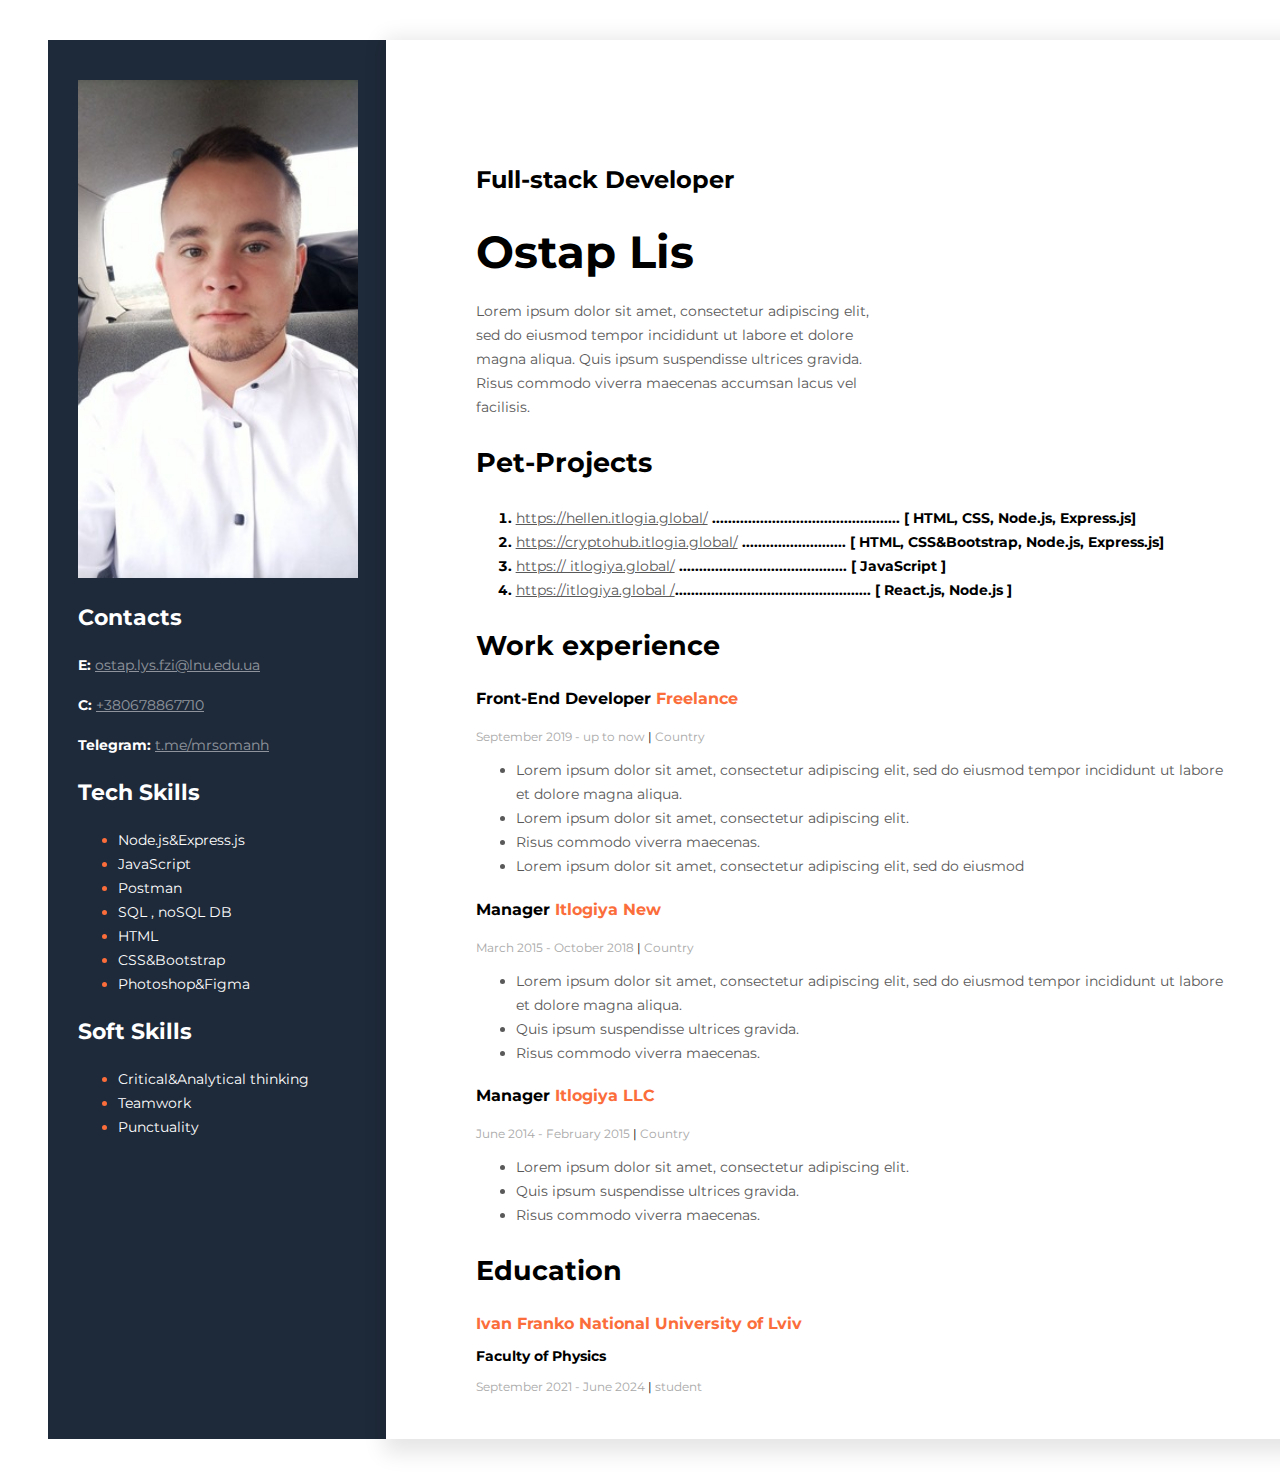
<file: laba_web-side/index.html>
<!DOCTYPE html>
<html lang="en">

<head>
  <meta charset="UTF-8">
  <meta http-equiv="X-UA-Compatible" content="IE=edge">
  <meta name="viewport" content="width=device-width, initial-scale=1.0">
  <title>Resume</title>
  <link rel="stylesheet" href="style.css">
  <link rel="shortcut icon"
    href="img/png-clipart-web-development-web-service-web-developer-digital-marketing-develop-trademark-logo.png"
    type="image.png">
  <link rel="preconnect" href="https://fonts.googleapis.com">
  <link rel="preconnect" href="https://fonts.gstatic.com" crossorigin>
  <link rel="stylesheet" href="https://fonts.googleapis.com/css2?family=Montserrat:wght@400;700&display=swap">
</head>

<body>
  <!--Main-->
  <div class="main">
    <!--Main content-->
    <div class="main-content">
      <!--about-->
      <div class="aboutUser">
        <h2 class="about-pisition">Full-stack Developer</h2>
        <h1 class="about-name">Ostap Lis</h1>
        <p class="about-description">
          Lorem ipsum dolor sit amet, consectetur adipiscing elit, sed do
          eiusmod tempor incididunt ut labore et dolore magna aliqua. Quis
          ipsum suspendisse ultrices gravida. Risus commodo viverra maecenas
          accumsan lacus vel facilisis.
        </p>
      </div>
      <!--Projects-->
      <div class="Project">
        <h3 class="title">Pet-Projects</h3>
        <ol class="project-list">
          <li class="projects">
            <span class="projectt">
              <a href="https://hellen.itlogia.global/" class="project-link">https://hellen.itlogia.global/</a>
              ...............................................
              <span class="projects-bracket">[</span>
              HTML, CSS, Node.js, Express.js<span class="projects-bracket">]</span></br>
            </span>
          </li>
          <li class="projects">
            <span class="projectt">
              <a href="https://cryptohub.itlogia.global/" class="project-link">https://cryptohub.itlogia.global/</a>
              ..........................
              <span class="projects-bracket">[</span>
              HTML, CSS&Bootstrap, Node.js, Express.js<span class="projects-bracket">]</span></br>
            </span>
          </li>
          <li class="projects">
            <span class="projectt">
              <a href=" " class="project-link">https:// itlogiya.global/</a>
              ..........................................
              <span class="projects-bracket">[</span>
              JavaScript <span class="projects-bracket">]</span></span>
          </li>
          <li class="projects">
            <span class="projectt">
              <a href=" " class="project-link">
                https://itlogiya.global /</a>.................................................
              <span class="projects-bracket">[</span>
              React.js, Node.js <span class="projects-bracket">]</span></span>
          </li>
        </ol>
      </div>

      <!--Work-->
      <div class="work">
        <h3 class="title">Work experience</h3>
        <div>
          <h4 class="low-title">
            Front-End Developer <span class="organization">Freelance</span>
          </h4>
          <p class="duration">
            September 2019 - up to now <span class="data">|</span> Country
          </p>
          <ul class="about-work">
            <li>
              Lorem ipsum dolor sit amet, consectetur adipiscing elit, sed do
              eiusmod tempor incididunt ut labore et dolore magna aliqua.
            </li>
            <li>Lorem ipsum dolor sit amet, consectetur adipiscing elit.</li>
            <li>Risus commodo viverra maecenas.</li>
            <li>
              Lorem ipsum dolor sit amet, consectetur adipiscing elit, sed do
              eiusmod
            </li>
          </ul>
        </div>
        <div>
          <h4 class="low-title">
            Manager <span class="organization">Itlogiya New</span>
          </h4>
          <p class="duration">
            March 2015 - October 2018 <span class="data">|</span> Country
          </p>
          <ul class="about-work">
            <li>
              Lorem ipsum dolor sit amet, consectetur adipiscing elit, sed do
              eiusmod tempor incididunt ut labore et dolore magna aliqua.
            </li>
            <li>Quis ipsum suspendisse ultrices gravida.</li>
            <li>Risus commodo viverra maecenas.</li>
          </ul>
        </div>
        <div>
          <h4 class="low-title">
            Manager <span class="organization"> Itlogiya LLC</span>
          </h4>
          <p class="duration">
            June 2014 - February 2015 <span class="data">|</span> Country
          </p>
          <ul class="about-work">
            <li>Lorem ipsum dolor sit amet, consectetur adipiscing elit.</li>
            <li>Quis ipsum suspendisse ultrices gravida.</li>
            <li>Risus commodo viverra maecenas.</li>
          </ul>
        </div>
      </div>
      <!--Education-->
      <div>
        <h3 class="title">Education</h3>
        <span class="organization">Ivan Franko National University of Lviv</span>
        <p class="about-education">Faculty of Physics</p>
        <p class="duration">
          September 2021 - June 2024 <span class="data">|</span> student
        </p>
      </div>
    </div>
    <div class="sidebar">
      <!--Sidebar-->
      <aside>
        <img class="photo" src="img/my_photo.jpg" alt="userPhoto" />
        <!--Contacts-->

        <div>
          <h3 class="sidebar-title">Contacts</h3>
          <p>
            <span class="ECT"> E:</span>
            <a href="gamersvime@gmail.com" class="links">ostap.lys.fzi@lnu.edu.ua</a>
          </p>
          <p>
            <span class="ECT"> C:</span>
            <a href=" tel:+380678867710" class="links">+380678867710</a>
          </p>
          <p>
            <span class="ECT"> Telegram:</span>
            <a href="htpps://t.me/mrsomanh" class="links">t.me/mrsomanh</a>
          </p>
        </div>
        <div>
          <h3 class="sidebar-title">Tech Skills</h3>
          <ul>
            <li class="sidebar-item">
              <span class="soft-skills-txt">Node.js&Express.js</span>
            </li>
            <li class="sidebar-item">
              <span class="soft-skills-txt">JavaScript</span>
            </li>
            <li class="sidebar-item">
              <span class="soft-skills-txt">Postman</span>
            </li>
            <li class="sidebar-item">
              <span class="soft-skills-txt">SQL , noSQL DB</span>
            </li>

            <li class="sidebar-item">
              <span class="soft-skills-txt">HTML</span>
            </li>
            <li class="sidebar-item">
              <span class="soft-skills-txt">CSS&Bootstrap</span>
            </li>
            <li class="sidebar-item">
              <span class="soft-skills-txt">Photoshop&Figma</span>
            </li>
          </ul>
        </div>
        <div>
          <h3 class="sidebar-title">Soft Skills</h3>
          <ul>
            <li class="sidebar-item">
              <span class="soft-skills-txt">Critical&Analytical thinking</span>
            </li>
            <li class="sidebar-item">
              <span class="soft-skills-txt">Teamwork</span>
            </li>
            <li class="sidebar-item">
              <span class="soft-skills-txt">Punctuality</span>
            </li>
          </ul>
        </div>
      </aside>
    </div>


</body>

</html>
</file>
<file: laba_web-side/style.css>
body {
  font-family: 'Montserrat', sans-serif;
}

.main {
  display: flex;
  flex-direction: row-reverse;
  margin: 40px;
  width: 1280px;
  height: 1399px;
}

.main-content{
 padding: 105px 90px; 
 background: #fff;
 box-shadow: 6px 6px 20px 8px rgba(0,0,0,.1);
}

.about-position{
  color: #000;
  font-family: Montserrat;
  font-size: 14px;
  font-style: normal;
  font-weight: 700;
  line-height: normal;
}

.about-name{
  color: #000;
  font-size: 45px;
  width: 342px;
  height: 50px;
  flex-shrink: 0;  
  font-weight: 700;
  line-height: normal;
  margin-bottom: 25px;
}

.about-description{
  color: #595959;
  width: 400px;
  font-size: 14px;
  font-weight: 400;
  line-height: 24px;
  margin-bottom: 25px;
}

.title{
  color: #000;
  font-size: 27px;
  font-style: normal;
  font-weight: 700;
  line-height: normal;
}
/* sidebar */
.photo{
  margin: auto;
  flex-shrink: 0;
  width: 280px;
}


.sidebar{
  color: white;
  background: #1e2939;
  width: 370px;
  padding-top: 40px;
  padding-left: 30px;
  position: left;
}

.sidebar-title{
  color: #FFF;
  font-size: 22px;
  font-weight: 700;
  line-height: normal;
}
/* contact */
.ECT{
  color: #FFF;
  font-size: 14px;
  font-weight: 700;
  line-height: 24px; 
}

.links{
  opacity: 0.5;
  color: #FFF;
  font-size: 14px;
  font-weight: 400;
  line-height: 24px;
  text-decoration-line: underline;
}


.soft-skills-txt{
  color: #FFF;
  font-size: 14px;
  font-weight: 400;
  line-height: 24px;
}

.sidebar-item{
  color: #FB6D3A;
  font-size: 14px;
  font-weight: 700;
  line-height: 24px;
}


/* project */
.projects-bracket{
  color: #000;
  font-size: 14px;
  font-weight: 700;
  line-height: 24px; 
}

.project-link{
  color: #595959;
  font-size: 14px;
  font-weight: 400;
  line-height: 24px; 
}

.projects{
  color: #000;
  font-size: 14px;
  font-weight: 700;
  line-height: 24px; 
}

/* work experience*/
.low-title{
  color: #000;
  font-size: 16px;
  font-weight: 700;
  line-height: normal;
}

.organization{
  color: #FB6D3A;
  font-size: 16px;
  font-weight: 700;
  line-height: normal;  
}

.duration{
  color: #A8A8A8;
  font-size: 12px;
  font-weight: 400;
  line-height: normal;
}

.data{
  color: #000;
  font-size: 12px;
  font-weight: 400;
  line-height: normal;
}

.about-work{
  color: #595959;
  font-family: Montserrat;
  font-size: 14px;
  font-style: normal;
  font-weight: 400;
  line-height: 24px; /* 171.429% */ 
}

/* education */
.about-education{
  color: #000;
  font-family: Montserrat;
  font-size: 14px;
  font-style: normal;
  font-weight: 700;
  line-height: normal;  
}
</file>
